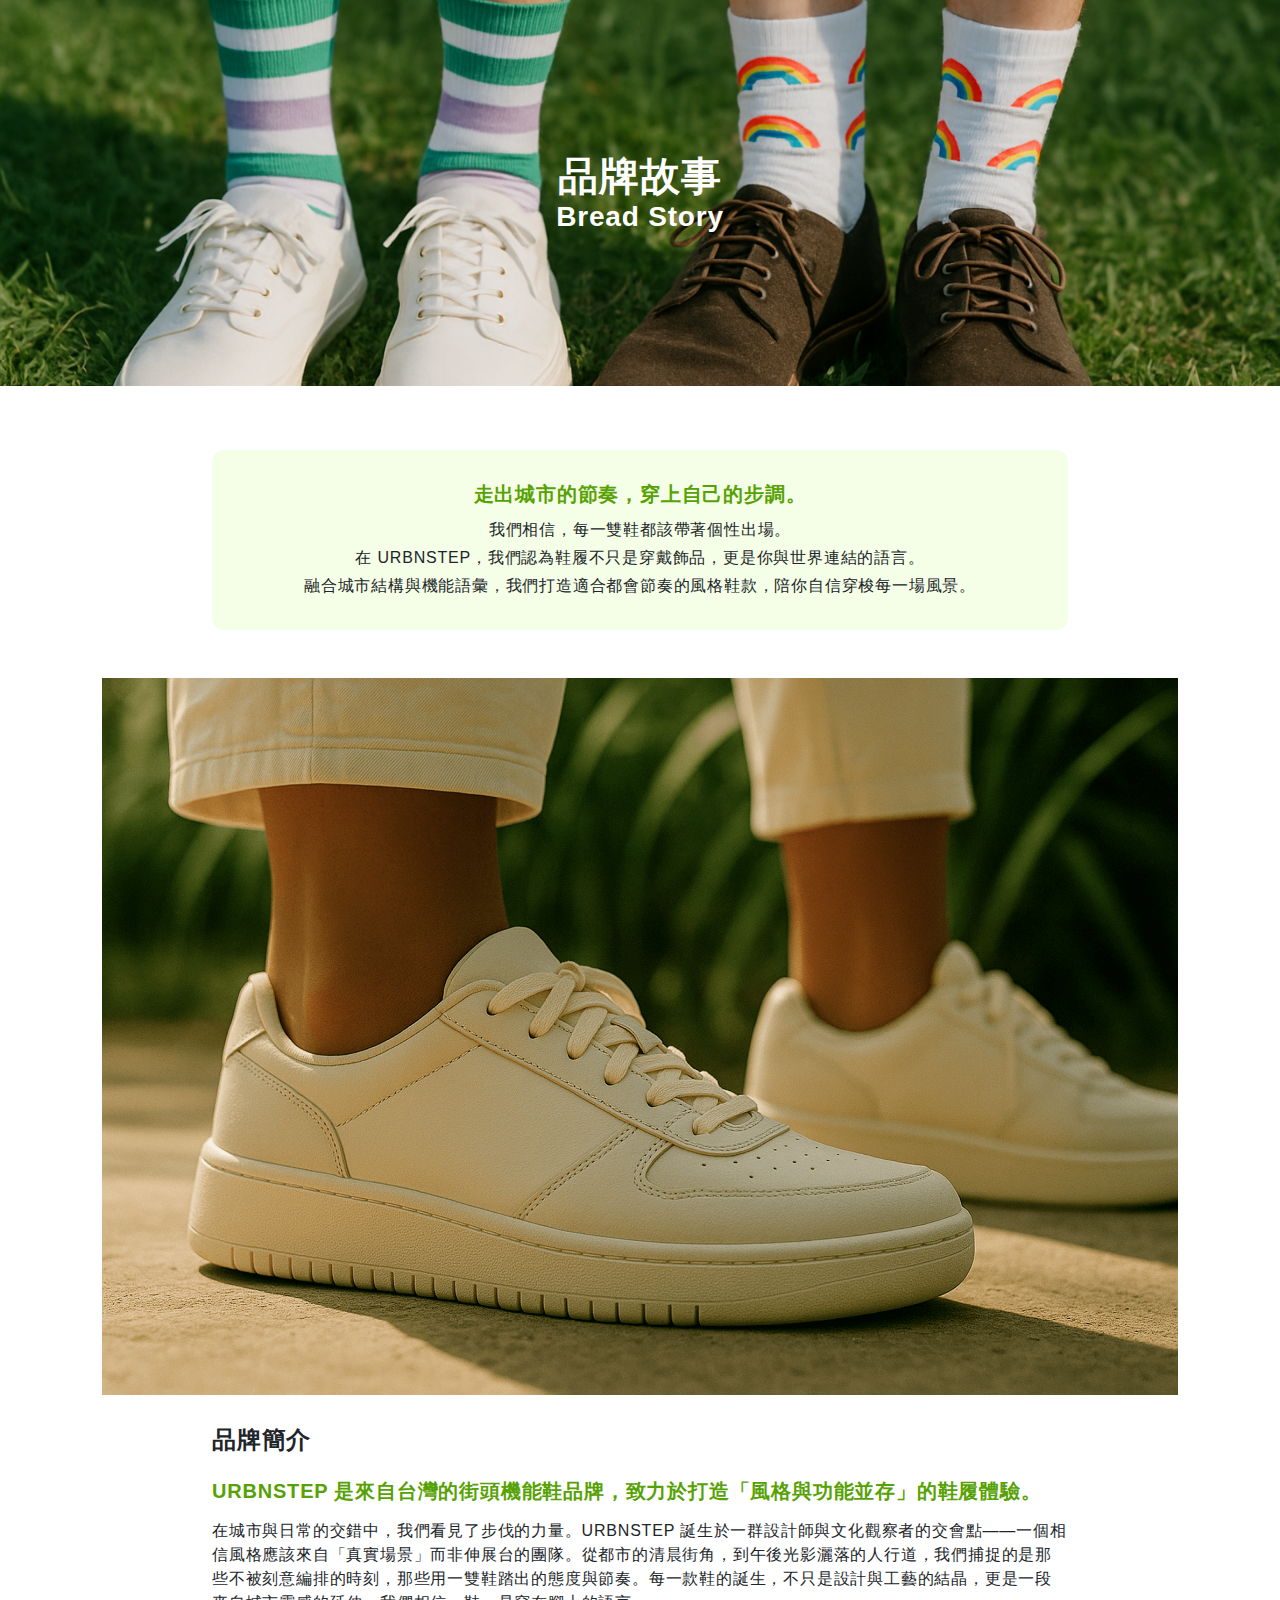
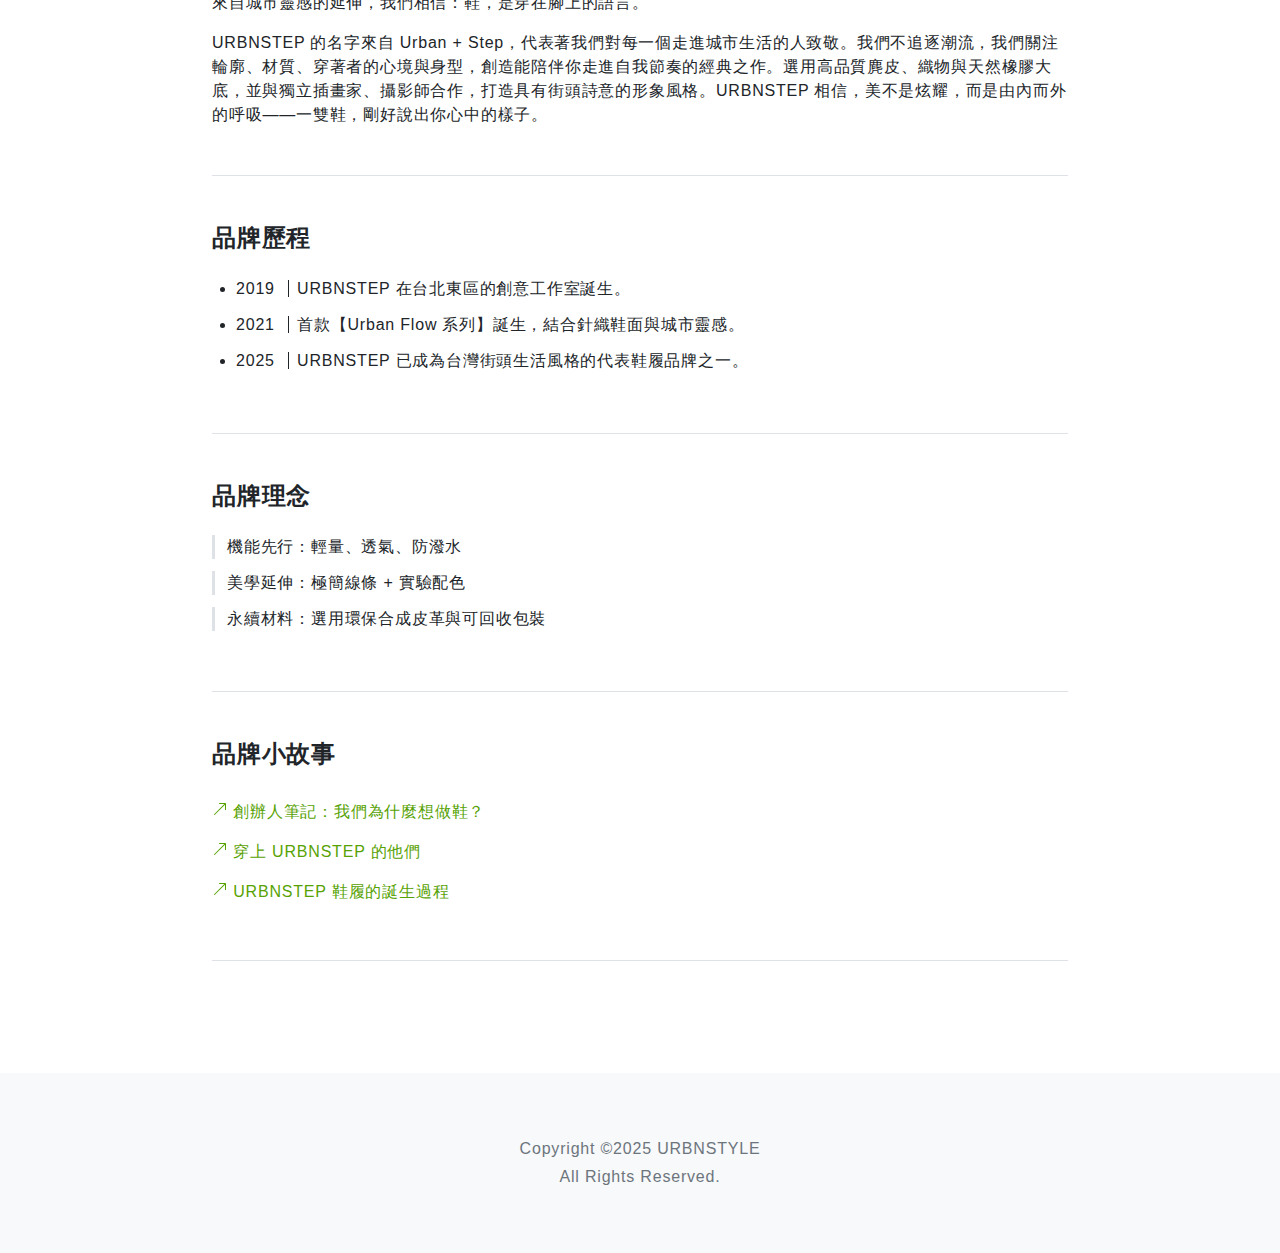
<file: index.html>
<!DOCTYPE html>
<html lang="en">

<head>
    <meta charset="UTF-8">
    <meta name="viewport" content="width=device-width, initial-scale=1.0">
    <title>20250710 參考助教修改版加入rwd </title>
    <link rel="stylesheet" href="./css/reset.css">
    <link rel="stylesheet" href="./css/all.css">
    <link rel="stylesheet" href="./css/index.css">
</head>

<body>
    <header class="header">
        <h1 class="h1 text-neutral-white">品牌故事</h1>
        <h2 class="h3 text-neutral-white">Bread Story</h2>
    </header>

    <section class="container ptb-64">
        <div class="bg-Primary-100 p-32 quote mb-48">
            <h3 class="h5 text-Primary-400 mb-12">走出城市的節奏，穿上自己的步調。</h3>
            <p class="mb-4">我們相信，每一雙鞋都該帶著個性出場。</p>
            <p class="mb-4">在 URBNSTEP，我們認為鞋履不只是穿戴飾品，更是你與世界連結的語言。</p>
            <p>融合城市結構與機能語彙，我們打造適合都會節奏的風格鞋款，陪你自信穿梭每一場風景。</p>
        </div>
    
        <div class="pb-48 mb-48 section-line">
            <div class="intro">
                <img src="./images/about.png" alt="品牌簡介" class="mb-24">
            </div>
            <h2 class="h4 mb-24">品牌簡介</h2>
            <p class="h5 text-Primary-400 mb-16">URBNSTEP 是來自台灣的街頭機能鞋品牌，致力於打造「風格與功能並存」的鞋履體驗。</p>
            <p class="mb-16">在城市與日常的交錯中，我們看見了步伐的力量。URBNSTEP
                誕生於一群設計師與文化觀察者的交會點——一個相信風格應該來自「真實場景」而非伸展台的團隊。從都市的清晨街角，到午後光影灑落的人行道，我們捕捉的是那些不被刻意編排的時刻，那些用一雙鞋踏出的態度與節奏。每一款鞋的誕生，不只是設計與工藝的結晶，更是一段來自城市靈感的延伸，我們相信：鞋，是穿在腳上的語言。
            </p>
            <p class="">URBNSTEP 的名字來自 Urban +
                Step，代表著我們對每一個走進城市生活的人致敬。我們不追逐潮流，我們關注輪廓、材質、穿著者的心境與身型，創造能陪伴你走進自我節奏的經典之作。選用高品質麂皮、織物與天然橡膠大底，並與獨立插畫家、攝影師合作，打造具有街頭詩意的形象風格。URBNSTEP
                相信，美不是炫耀，而是由內而外的呼吸——一雙鞋，剛好說出你心中的樣子。</p>
        </div>
          
        <div class="pb-48 mb-48 section-line">
            <h2 class="h4 mb-24">品牌歷程</h2>
            <ul class="history-list">
                <li class="mb-12">
                    <span class="pr-8">2019</span>
                    <span class="history-desc">URBNSTEP 在台北東區的創意工作室誕生。</span>
                </li>
                <li class="mb-12">
                    <span class="pr-8">2021</span>
                    <span class="history-desc">首款【Urban Flow 系列】誕生，結合針織鞋面與城市靈感。</span>
                </li>
                <li class="mb-12">
                    <span class="pr-8">2025</span>
                    <span class="history-desc">URBNSTEP 已成為台灣街頭生活風格的代表鞋履品牌之一。</span>
                </li>
            </ul>
        </div>
   
        <div class="pb-48 mb-48 section-line">
            <h2 class="h4 mb-24">品牌理念</h2>
            <ul>
                <li class="mb-12 concept-item">機能先行：輕量、透氣、防潑水</li>
                <li class="mb-12 concept-item">美學延伸：極簡線條 + 實驗配色</li>
                <li class="mb-12 concept-item">永續材料：選用環保合成皮革與可回收包裝</li>
            </ul>
        </div>
    
        <div class="pb-48 mb-48 section-line">
            <h2 class="h4 mb-24">品牌小故事</h2>
            <div class="ptb-8">
                <a class="storya">
                    <svg xmlns="http://www.w3.org/2000/svg" width="16" height="16" fill="currentColor"
                        class="bi bi-arrow-up-right" viewBox="0 0 16 16">
                        <path fill-rule="evenodd"
                            d="M14 2.5a.5.5 0 0 0-.5-.5h-6a.5.5 0 0 0 0 1h4.793L2.146 13.146a.5.5 0 0 0 .708.708L13 3.707V8.5a.5.5 0 0 0 1 0z" />
                    </svg>
                    創辦人筆記：我們為什麼想做鞋？</a>
            </div>
            <div class="ptb-8">
                <a class="storya">
                    <svg xmlns="http://www.w3.org/2000/svg" width="16" height="16" fill="currentColor"
                        class="bi bi-arrow-up-right" viewBox="0 0 16 16">
                        <path fill-rule="evenodd"
                            d="M14 2.5a.5.5 0 0 0-.5-.5h-6a.5.5 0 0 0 0 1h4.793L2.146 13.146a.5.5 0 0 0 .708.708L13 3.707V8.5a.5.5 0 0 0 1 0z" />
                    </svg>
                    穿上 URBNSTEP 的他們
                </a>
            </div>
            <div class="ptb-8">
                <a class="storya">
                    <svg xmlns="http://www.w3.org/2000/svg" width="16" height="16" fill="currentColor"
                        class="bi bi-arrow-up-right" viewBox="0 0 16 16">
                        <path fill-rule="evenodd"
                            d="M14 2.5a.5.5 0 0 0-.5-.5h-6a.5.5 0 0 0 0 1h4.793L2.146 13.146a.5.5 0 0 0 .708.708L13 3.707V8.5a.5.5 0 0 0 1 0z" />
                    </svg>
                    URBNSTEP 鞋履的誕生過程</a>
            </div>

        </div>
    </section>

    <footer>
        <div class="bg-neutral-100 text-neutral-600 ptb-64">
            <p class="mb-4">Copyright ©2025 URBNSTYLE</p>
            <p>All Rights Reserved.</p>
        </div>
    </footer>
</body>

</html>
</file>
<file: css/all.css>
@import url('https://fonts.googleapis.com/css2?family=Noto+Sans:ital,wght@0,100..900;1,100..900&display=swap');

/* 通用 */
:root {
    --text-Primary-400: #57A203;
    --text-neutral-white: #ffffff;
    --text-neutral-300: #DEE2E6;
    --text-neutral-600: #6C757D; 
    --text-neutral-900: #212529;
    --bg-Primary-100: #F5FEE7;
    --bg-neutral-100:#F8F9FA;
}

/* 盒模型多少寬度就算多少 */
*,
*::before,
*::after {
    box-sizing: border-box;
}



/* 標題 */
.h1 {
    font-size: 40px;
    line-height: 1.2;
    font-weight: 700;
}

.h3 {
    font-size: 28px;
    line-height: 1.2;
    font-weight: 700;
}

.h4 {
    font-size: 24px;
    line-height: 1.2;
    font-weight: 700;
}

.h5 {
    font-size: 20px;
    line-height: 1.2;
    font-weight: 700;
}

/* 字體顏色 */
.text-neutral-white {
    color: var(--text-neutral-white);
}

.text-neutral-300 {
    color: var(--text-neutral-300);
}

.text-neutral-600 {
    color: var(--text-neutral-600);
}

.text-neutral-900 {
    color: var(--text-neutral-900);
}

.text-Primary-400 {
    color: var(--text-Primary-400);
}

.bg-Primary-100 {
    background-color: var(--bg-Primary-100);
}

.bg-neutral-100{
 background-color: var(--bg-neutral-100);
}


/* 間距 */

.ptb-64 {
    padding-top: 64px;
    padding-bottom: 64px;
}

.ptb-8 {
    padding-top: 8px;
    padding-bottom: 8px;
}

.p-32 {
    padding: 32px;
}

.pr-8 {
    padding-right: 8px;
}

.pb-48 {
    padding-bottom: 48px;
}


.mb-48 {
    margin-bottom: 48px;
}

.mb-24 {
    margin-bottom: 24px;
}

.mb-16 {
    margin-bottom: 16px;
}

.mb-12 {
    margin-bottom: 12px;
}

.mb-4 {
    margin-bottom: 4px;
}
</file>
<file: css/index.css>
body {
    font-family: 'Noto Sans TC', sans-serif;
    color: var(--text-neutral-900);
    font-size: 16px;
    line-height: 1.5;
    letter-spacing: 0.05em;
}

.container {
    max-width: 856px;
    margin: 0 auto;
}

/* Page */
.header {
    background-image: url(../images/heder.png);
    background-repeat: no-repeat;
    background-size: cover;
    background-position: center;

    /* (400-96)/2=152 */
    /*四個值，個別指定*/
    /*三個值，左右採用同一個值，上下則分開指定*/
    /*二個值，【上下】採用同一值，【左右】採用同一值*/
    /*一個值，【上下左右】都使用相同的值*/
    padding: 152px 0;
    text-align: center;
}

.quote {
    /* 圓角 */
    border-radius: 12px;
    text-align: center;
}

.intro {
    max-width: 1076px;
    margin-left: -110px;
    margin-right: -110px;
    text-align: center;
}

.intro img {
    /* 跟隨父 */
    max-width: 100%;
}

.section-line {
    border-bottom: 1px solid var(--text-neutral-300);
}

.history-list {
    list-style-type: disc;
    padding-left: 24px;
}

.history-desc {
    border-left: 1px solid var(--text-neutral-900);
    padding-left: 8px;
}

.concept-item {
    padding-left: 12px;
    border-left: 3px solid var(--text-neutral-300);
}

.storya {
    color: var(--text-Primary-400);
    text-underline-offset: 4px;
    display: block;
}

.storya:hover {
    color: var(--text-neutral-white);
    background-color: var(--text-Primary-400);
}

footer {
    text-align: center;
}

/* min以下 max以上 */

/* max的話先寫大的尺寸再寫小的  */
/* screen print */
/* 992尺寸以下時 */
@media screen and (max-width:992px) {
    .intro {
        /* 要將原本推的去掉才不會有X軸 */
        margin-left: 0px;
        margin-right: 0px;

        /* border: 1px solid blue;  */
    }
}

/* 768尺寸以下時 */
@media screen and (max-width:768px) {
    .container {
        padding-right: 5px;
        padding-left: 5px;
    }
}
</file>
